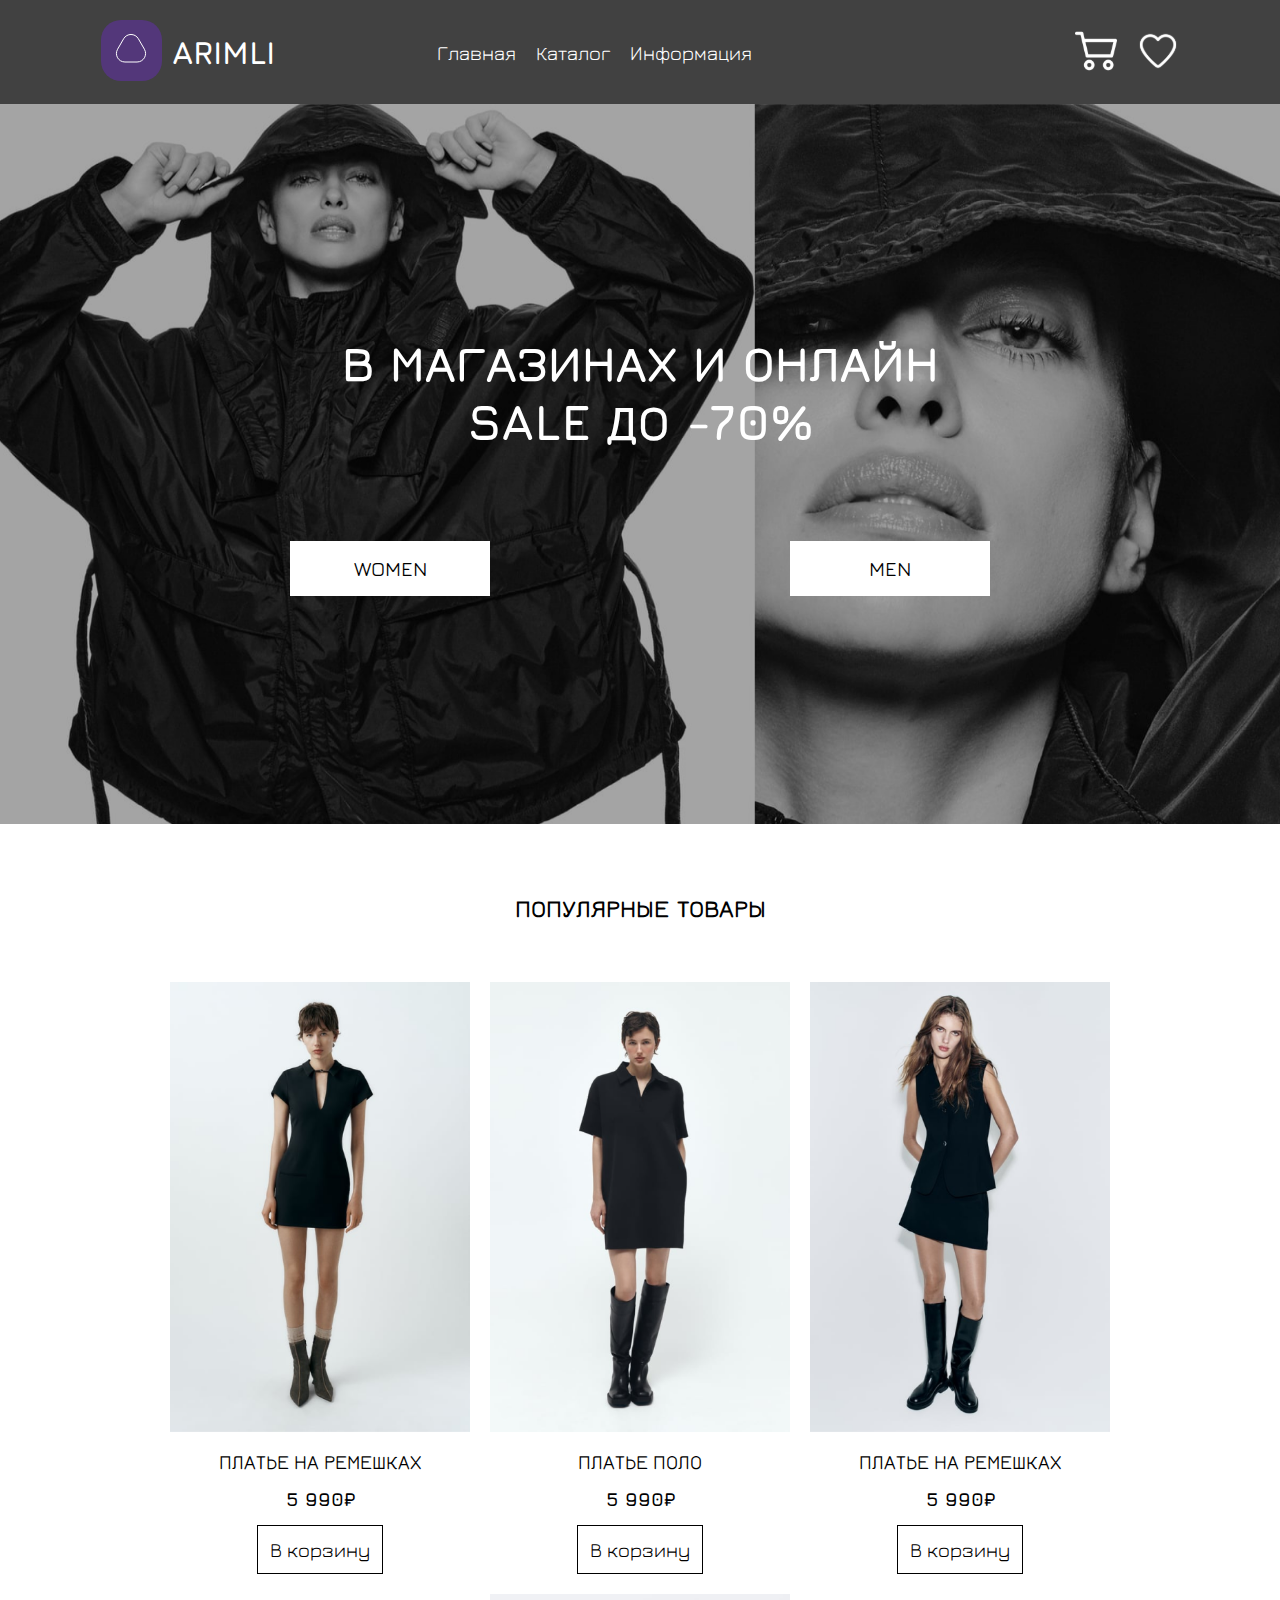
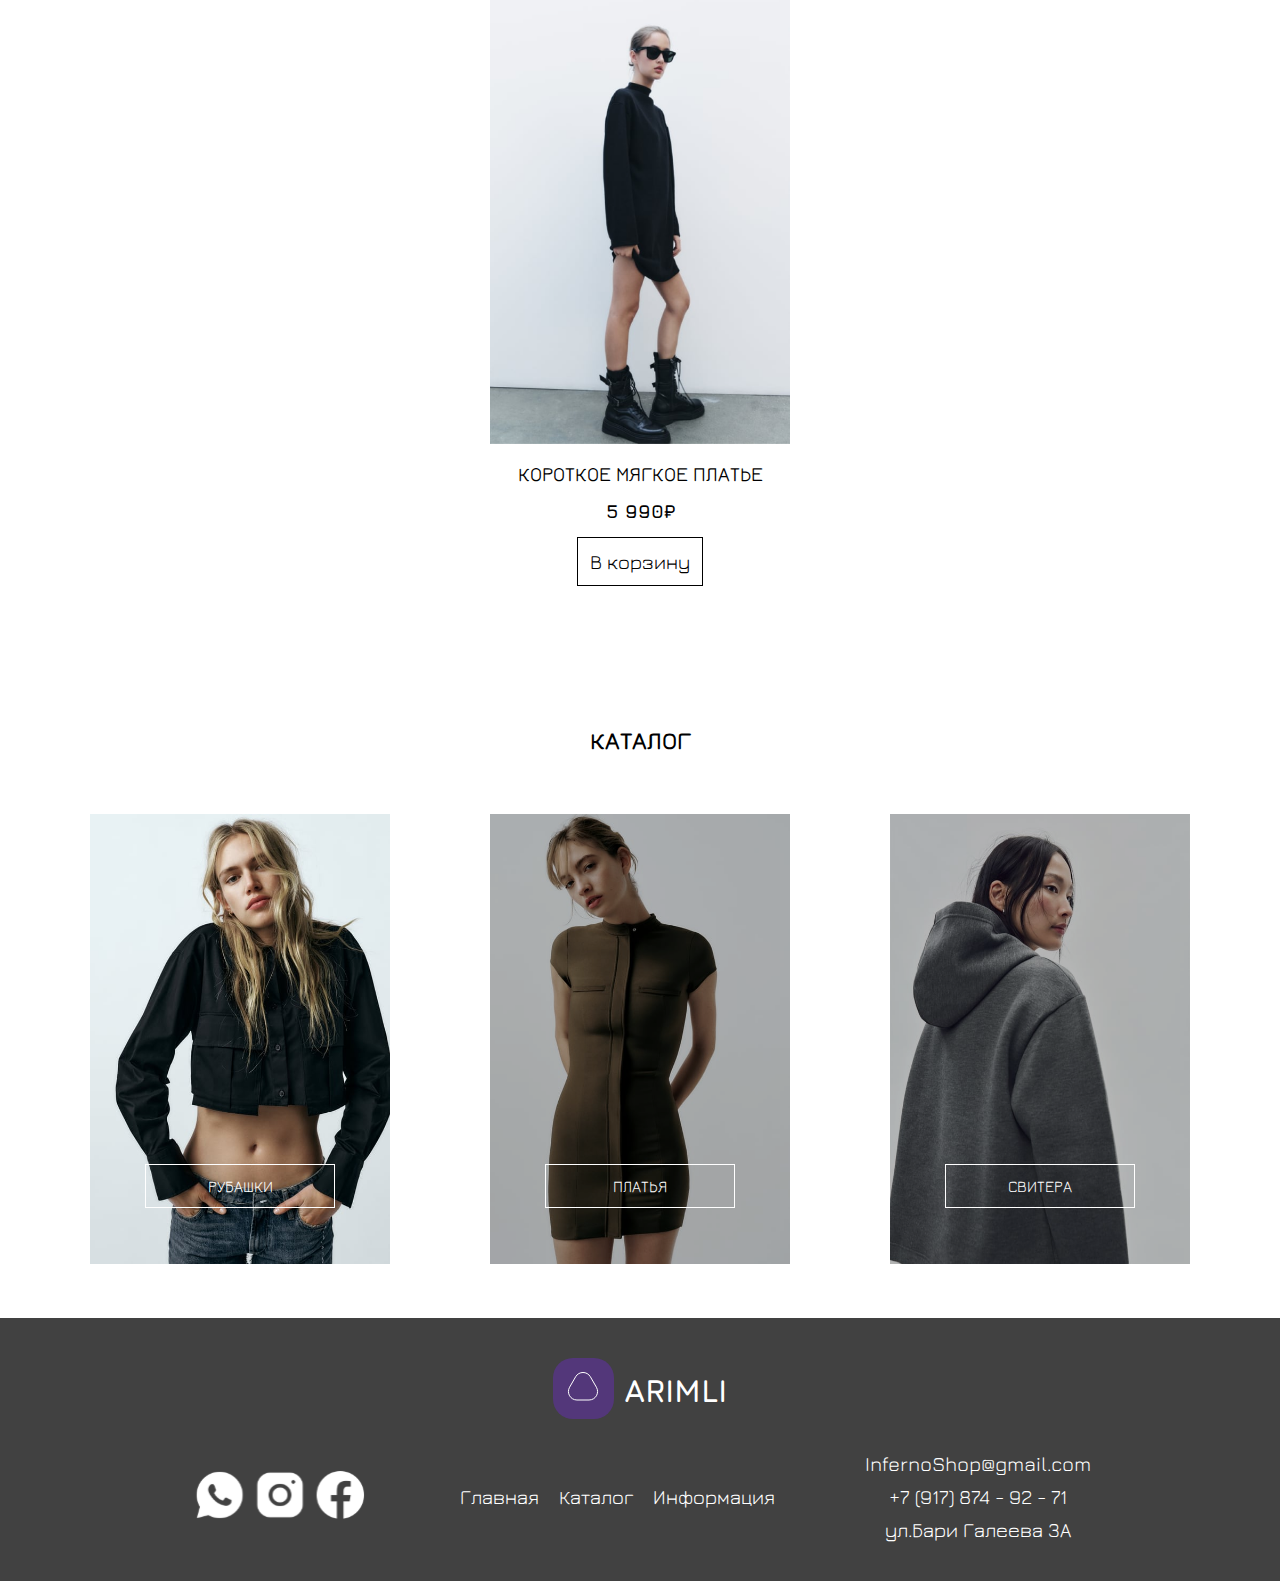
<file: index.html>
<!DOCTYPE html>
<html lang="ru">

<head>
    <meta charset="UTF-8">
    <meta http-equiv="X-UA-Compatible" content="IE=edge">
    <meta name="viewport" content="width=device-width, initial-scale=1.0">
    <link rel="preconnect" href="https://fonts.googleapis.com">
    <link rel="preconnect" href="https://fonts.gstatic.com" crossorigin>
    <link rel="stylesheet" href="https://cdnjs.cloudflare.com/ajax/libs/font-awesome/6.5.1/css/all.min.css" integrity="sha512-DTOQO9RWCH3ppGqcWaEA1BIZOC6xxalwEsw9c2QQeAIftl+Vegovlnee1c9QX4TctnWMn13TZye+giMm8e2LwA==" crossorigin="anonymous" referrerpolicy="no-referrer" />
    <link href="https://fonts.googleapis.com/css2?family=Jura:wght@300..700&display=swap" rel="stylesheet">
    <link rel="stylesheet" href="assets/css/style.css">
    <link rel="shortcut icon" href="assets/media/logo/logo.svg" type="image/x-icon">
    <title>ARIMLI</title>
</head>

<body>
    <main>
        <!-- шапка сайта -->
        <header>

            <div class="header_logo">
                <a href="index.html"><img src="assets/media/logo/logo.svg" alt=""></a>
                <a href="index.html">
                    <h1>ARIMLI</h1>
                </a>
            </div>
            <nav>
                <a href="index.html">Главная</a>
                <a href="katalog.html">Каталог</a>
                <a href="">Информация</a>
            </nav>

          <a href="">  <i class="fa-solid fa-bars" style="color: #ffffff;"></i></a>

            <div class="header_icons">

                <a href=""><img src="assets/media/icons/kor.svg" alt=""></a>
                <a href=""><img src="assets/media/icons/Favorite.svg" alt=""></a>

            </div>

        </header>

        <!-- баннер -->

        <div class="banner">

            <h1>В МАГАЗИНАХ И ОНЛАЙН<br>
                SALE ДО -70%</h1>

            <div class="banner_btn">
                <a href="katalog.html">WOMEN</a>
                <a href="katalog.html">MEN</a>
            </div>

        </div>

        <!-- блок с популярными товарами -->

        <div class="popular_tovar container">

            <h2>ПОПУЛЯРНЫЕ ТОВАРЫ</h2>

            <div class="tovar_items">

                <div class="tovar_item">

                  <a href="tovar.html"> <img src="assets/media/popular_tovar/four.png" alt=""></a>
                    <p>ПЛАТЬЕ НА РЕМЕШКАХ</p>
                    <h3 class="price">5 990₽</h3>
                    <a href="" class="kor">В корзину</a>

                </div>

                <div class="tovar_item">

                    <a href="tovar.html">   <img src="assets/media/popular_tovar/one.png" alt=""></a>
                    <p>ПЛАТЬЕ ПОЛО</p>
                    <h3 class="price">5 990₽</h3>
                    <a href="" class="kor">В корзину</a>

                </div>

                <div class="tovar_item">

                    <a href="tovar.html">  <img src="assets/media/popular_tovar/three.png" alt=""></a>
                    <p>ПЛАТЬЕ НА РЕМЕШКАХ</p>
                    <h3 class="price">5 990₽</h3>
                    <a href="" class="kor">В корзину</a>

                </div>

                <div class="tovar_item">

                    <a href="tovar.html">   <img src="assets/media/popular_tovar/two.png" alt=""></a>
                    <p>КОРОТКОЕ МЯГКОЕ ПЛАТЬЕ</p>
                    <h3 class="price">5 990₽</h3>
                    <a href="" class="kor">В корзину</a>

                </div>

            </div>

        </div>

        <!-- блок с каталогом товаров -->

        <div class="glav_katalog container">

            <h2>КАТАЛОГ</h2>

            <div class="glav_katalog_items">

                <div class="glav_katalog_item">

                    <img src="assets/media/catalog_glav/rubaska.png" alt="">

                    <a href="katalog.html">РУБАШКИ</a>

                </div>

                <div class="glav_katalog_item">

                    <img src="assets/media/catalog_glav/dress.png" alt="">

                    <a href="katalog.html">ПЛАТЬЯ</a>

                </div>

                <div class="glav_katalog_item">

                    <img src="assets/media/catalog_glav/sweater.png" alt="">

                    <a href="katalog.html">СВИТЕРА</a>

                </div>

            </div>



        </div>

        <!-- футер -->

        <footer>

            <div class="header_logo">
                <a href="index.html"><img src="assets/media/logo/logo.svg" alt=""></a>
                <a href="index.html">
                    <h1>ARIMLI</h1>
                </a>
            </div>

            <div class="footer_content">

                <div class="footer_icons">

                    <a href=""><img src="assets/media/icons/WhatsApp.svg" alt=""></a>
                    <a href=""><img src="assets/media/icons/Instagram.svg" alt=""></a>
                    <a href=""><img src="assets/media/icons/Facebook.svg" alt=""></a>

                </div>

                <nav>
                    <a href="index.html">Главная</a>
                    <a href="katalog.html">Каталог</a>
                    <a href="">Информация</a>
                </nav>

                <div class="footer_text">

                    <p>InfernoShop@gmail.com</p>
                    <p>+7 (917) 874 - 92 - 71</p>
                    <p>ул.Бари Галеева 3А</p>

                </div>

            </div>


        </footer>



    </main>
</body>

</html>
</file>
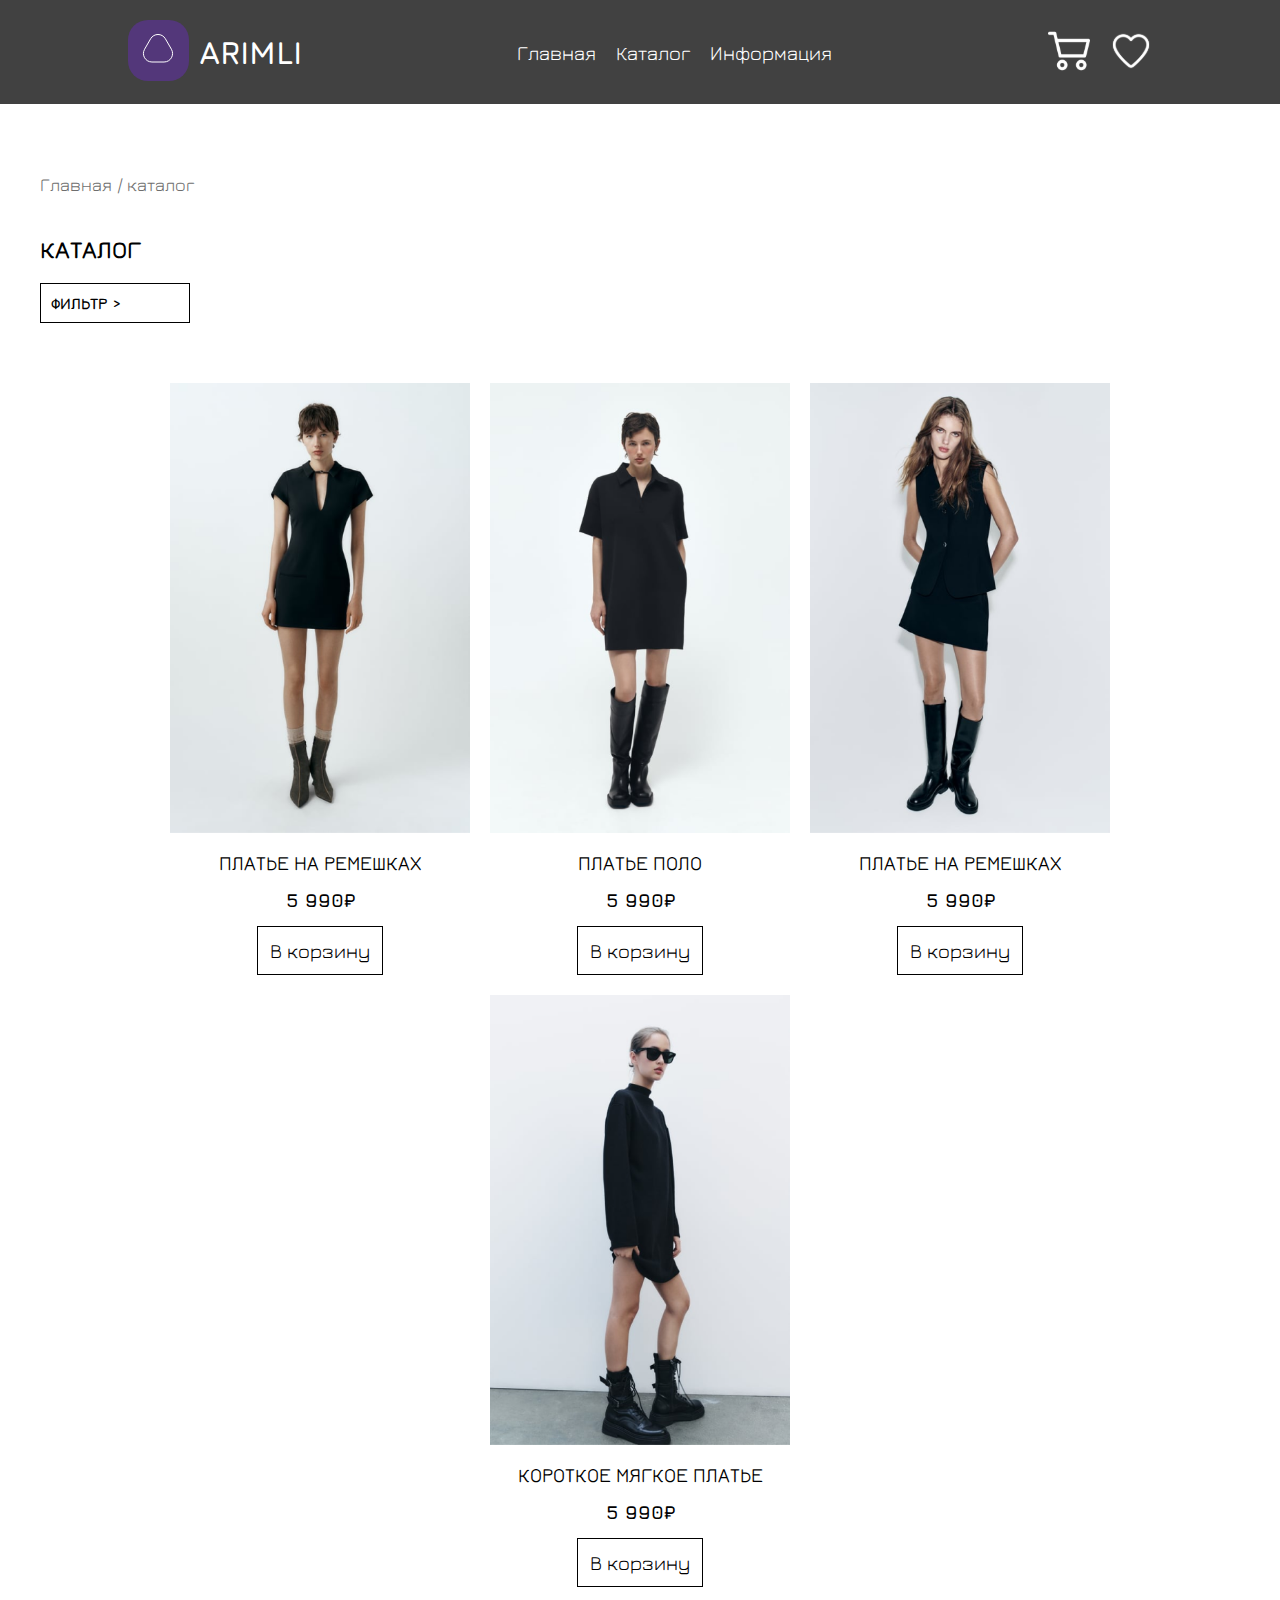
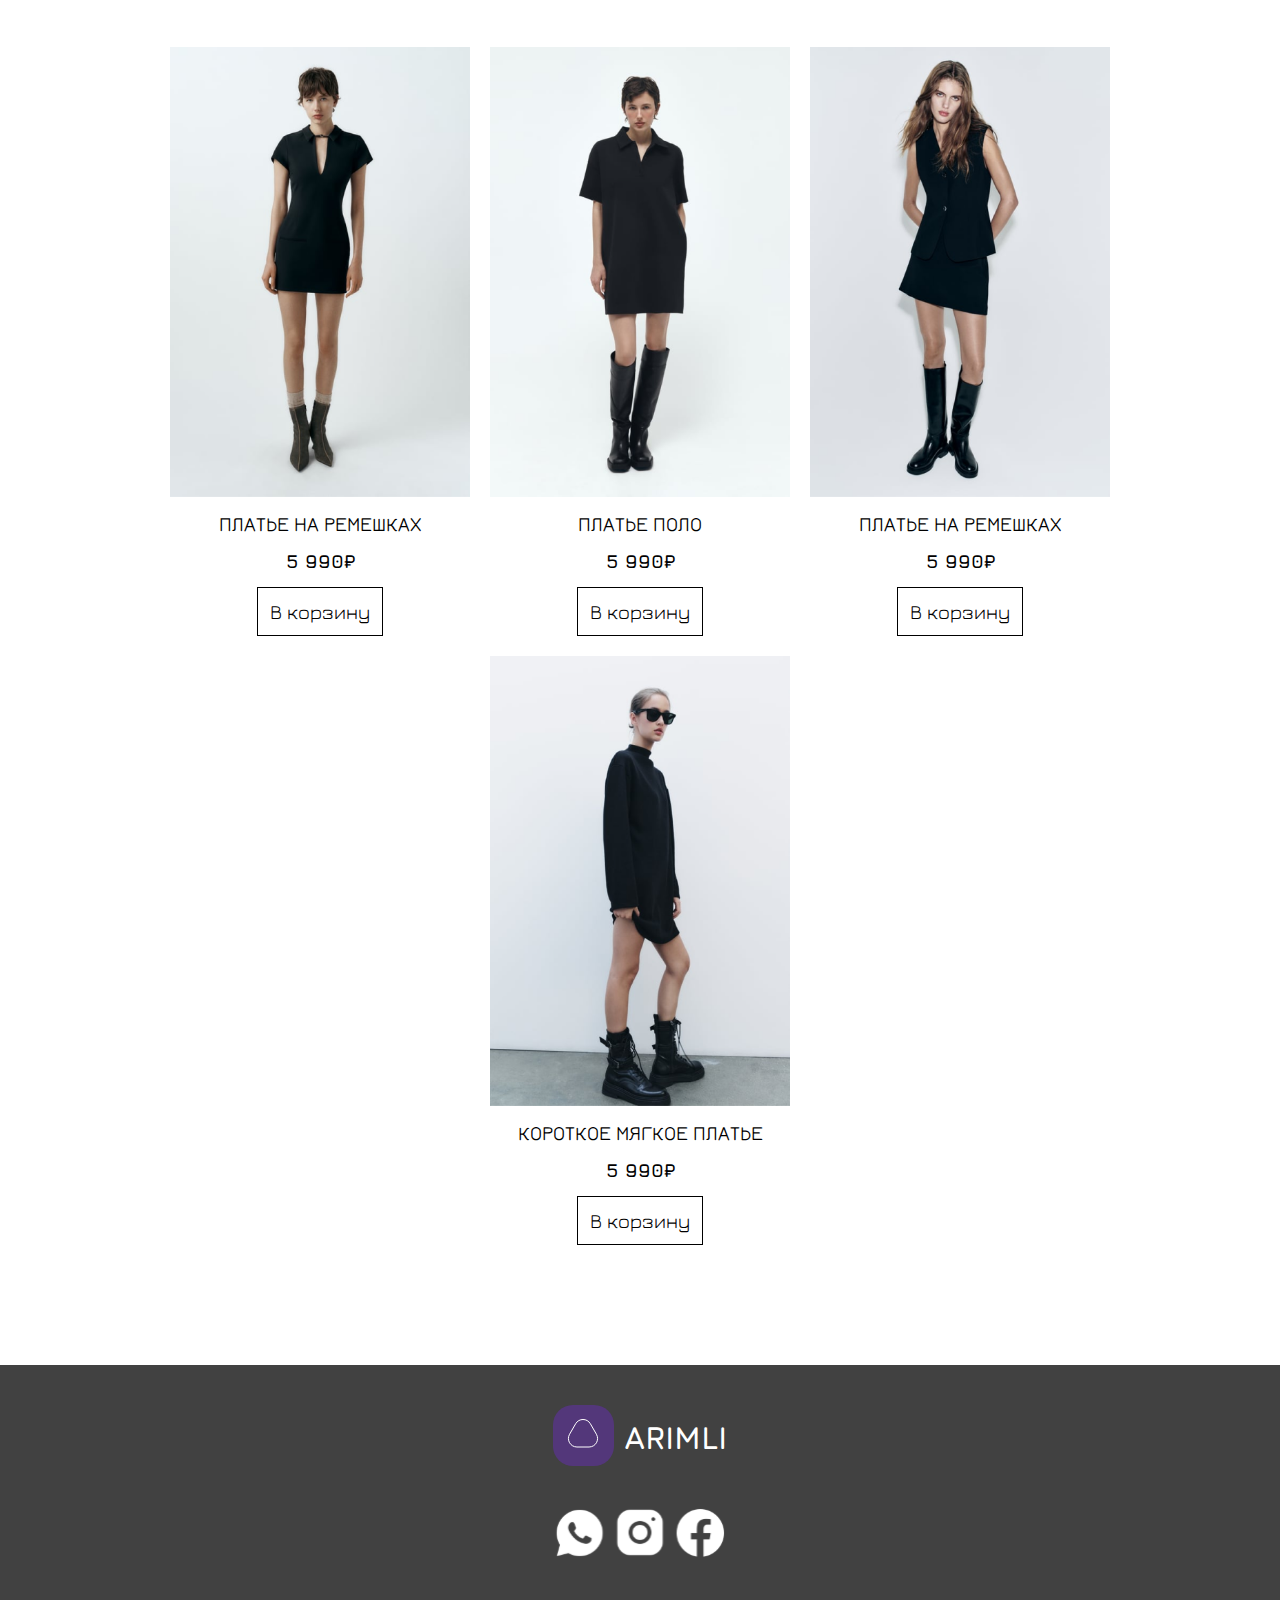
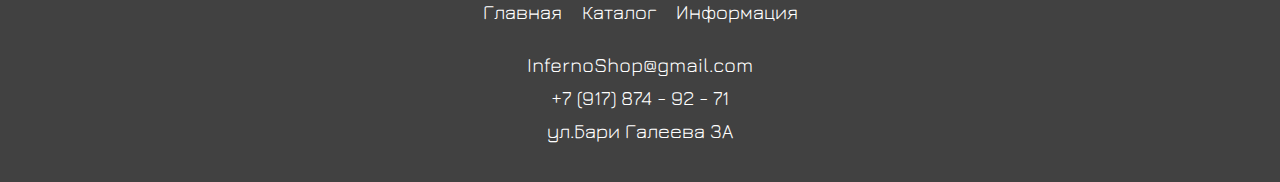
<file: katalog.html>
<!DOCTYPE html>
<html lang="ru">

<head>
    <meta charset="UTF-8">
    <meta http-equiv="X-UA-Compatible" content="IE=edge">
    <meta name="viewport" content="width=device-width, initial-scale=1.0">
    <link rel="preconnect" href="https://fonts.googleapis.com">
    <link rel="preconnect" href="https://fonts.gstatic.com" crossorigin>
    <link rel="stylesheet" href="https://cdnjs.cloudflare.com/ajax/libs/font-awesome/6.5.1/css/all.min.css" integrity="sha512-DTOQO9RWCH3ppGqcWaEA1BIZOC6xxalwEsw9c2QQeAIftl+Vegovlnee1c9QX4TctnWMn13TZye+giMm8e2LwA==" crossorigin="anonymous" referrerpolicy="no-referrer" />
    <link href="https://fonts.googleapis.com/css2?family=Jura:wght@300..700&display=swap" rel="stylesheet">
    <link rel="stylesheet" href="assets/css/katalog.css">
    <link rel="shortcut icon" href="assets/media/logo/logo.svg" type="image/x-icon">
    <title>ARIMLI</title>
</head>

<body>
    <main>
        <!-- шапка сайта -->
        <header>

            <div class="header_logo">
                <a href="index.html"><img src="assets/media/logo/logo.svg" alt=""></a>
                <a href="index.html">
                    <h1>ARIMLI</h1>
                </a>
            </div>
            <nav>
                <a href="index.html">Главная</a>
                <a href="katalog.html">Каталог</a>
                <a href="">Информация</a>
            </nav>

            <i class="fa-solid fa-bars" style="color: #ffffff;"></i>

            <div class="header_icons">

                <a href=""><img src="assets/media/icons/kor.svg" alt=""></a>
                <a href=""><img src="assets/media/icons/Favorite.svg" alt=""></a>

            </div>

        </header>

        <section>
            <div class="katalog_content container">
                <div class="hleb_sec">
                    <div class="hleb_krosh">
                        <a href="index.html">Главная /</a>
                        <a href="">каталог </a>

                    </div>

                </div>
                <a href="index.html" class="nazad">назад</a>
                <h2>КАТАЛОГ</h2>

                <h4 class="filter">
                    ФИЛЬТР >
                </h4>

                <div class="tovar_items">


                    <div class="tovar_item">

                        <a href="tovar.html"><img src="assets/media/popular_tovar/four.png" alt=""></a>
                        <p>ПЛАТЬЕ НА РЕМЕШКАХ</p>
                        <h3 class="price">5 990₽</h3>
                        <a href="" class="kor">В корзину</a>

                    </div>

                    <div class="tovar_item">

                        <a href="tovar.html"> <img src="assets/media/popular_tovar/one.png" alt=""></a>
                        <p>ПЛАТЬЕ ПОЛО</p>
                        <h3 class="price">5 990₽</h3>
                        <a href="" class="kor">В корзину</a>

                    </div>

                    <div class="tovar_item">

                        <a href="tovar.html"> <img src="assets/media/popular_tovar/three.png" alt=""></a>
                        <p>ПЛАТЬЕ НА РЕМЕШКАХ</p>
                        <h3 class="price">5 990₽</h3>
                        <a href="" class="kor">В корзину</a>

                    </div>

                    <div class="tovar_item">

                        <a href="tovar.html"> <img src="assets/media/popular_tovar/two.png" alt=""></a>
                        <p>КОРОТКОЕ МЯГКОЕ ПЛАТЬЕ</p>
                        <h3 class="price">5 990₽</h3>
                        <a href="" class="kor">В корзину</a>

                    </div>

                </div>



                <div class="tovar_items">

                    <div class="tovar_item">

                        <img src="assets/media/popular_tovar/four.png" alt="">
                        <p>ПЛАТЬЕ НА РЕМЕШКАХ</p>
                        <h3 class="price">5 990₽</h3>
                        <a href="tovar.html" class="kor">В корзину</a>

                    </div>

                    <div class="tovar_item">

                        <img src="assets/media/popular_tovar/one.png" alt="">
                        <p>ПЛАТЬЕ ПОЛО</p>
                        <h3 class="price">5 990₽</h3>
                        <a href="tovar.html" class="kor">В корзину</a>

                    </div>

                    <div class="tovar_item">

                        <img src="assets/media/popular_tovar/three.png" alt="">
                        <p>ПЛАТЬЕ НА РЕМЕШКАХ</p>
                        <h3 class="price">5 990₽</h3>
                        <a href="tovar.html" class="kor">В корзину</a>

                    </div>

                    <div class="tovar_item">

                        <img src="assets/media/popular_tovar/two.png" alt="">
                        <p>КОРОТКОЕ МЯГКОЕ ПЛАТЬЕ</p>
                        <h3 class="price">5 990₽</h3>
                        <a href="tovar.html" class="kor">В корзину</a>

                    </div>

                </div>

            </div>


        </section>


        <!-- футер -->

        <footer>

            <div class="header_logo">
                <a href="index.html"><img src="assets/media/logo/logo.svg" alt=""></a>
                <a href="index.html">
                    <h1>ARIMLI</h1>
                </a>
            </div>

            <div class="footer_content">

                <div class="footer_icons">

                    <a href=""><img src="assets/media/icons/WhatsApp.svg" alt=""></a>
                    <a href=""><img src="assets/media/icons/Instagram.svg" alt=""></a>
                    <a href=""><img src="assets/media/icons/Facebook.svg" alt=""></a>

                </div>

                <nav>
                    <a href="index.html">Главная</a>
                    <a href="katalog.html">Каталог</a>
                    <a href="">Информация</a>
                </nav>

                <div class="footer_text">

                    <p>InfernoShop@gmail.com</p>
                    <p>+7 (917) 874 - 92 - 71</p>
                    <p>ул.Бари Галеева 3А</p>

                </div>

            </div>

        

        </footer>



    </main>
</body>

</html>
</file>
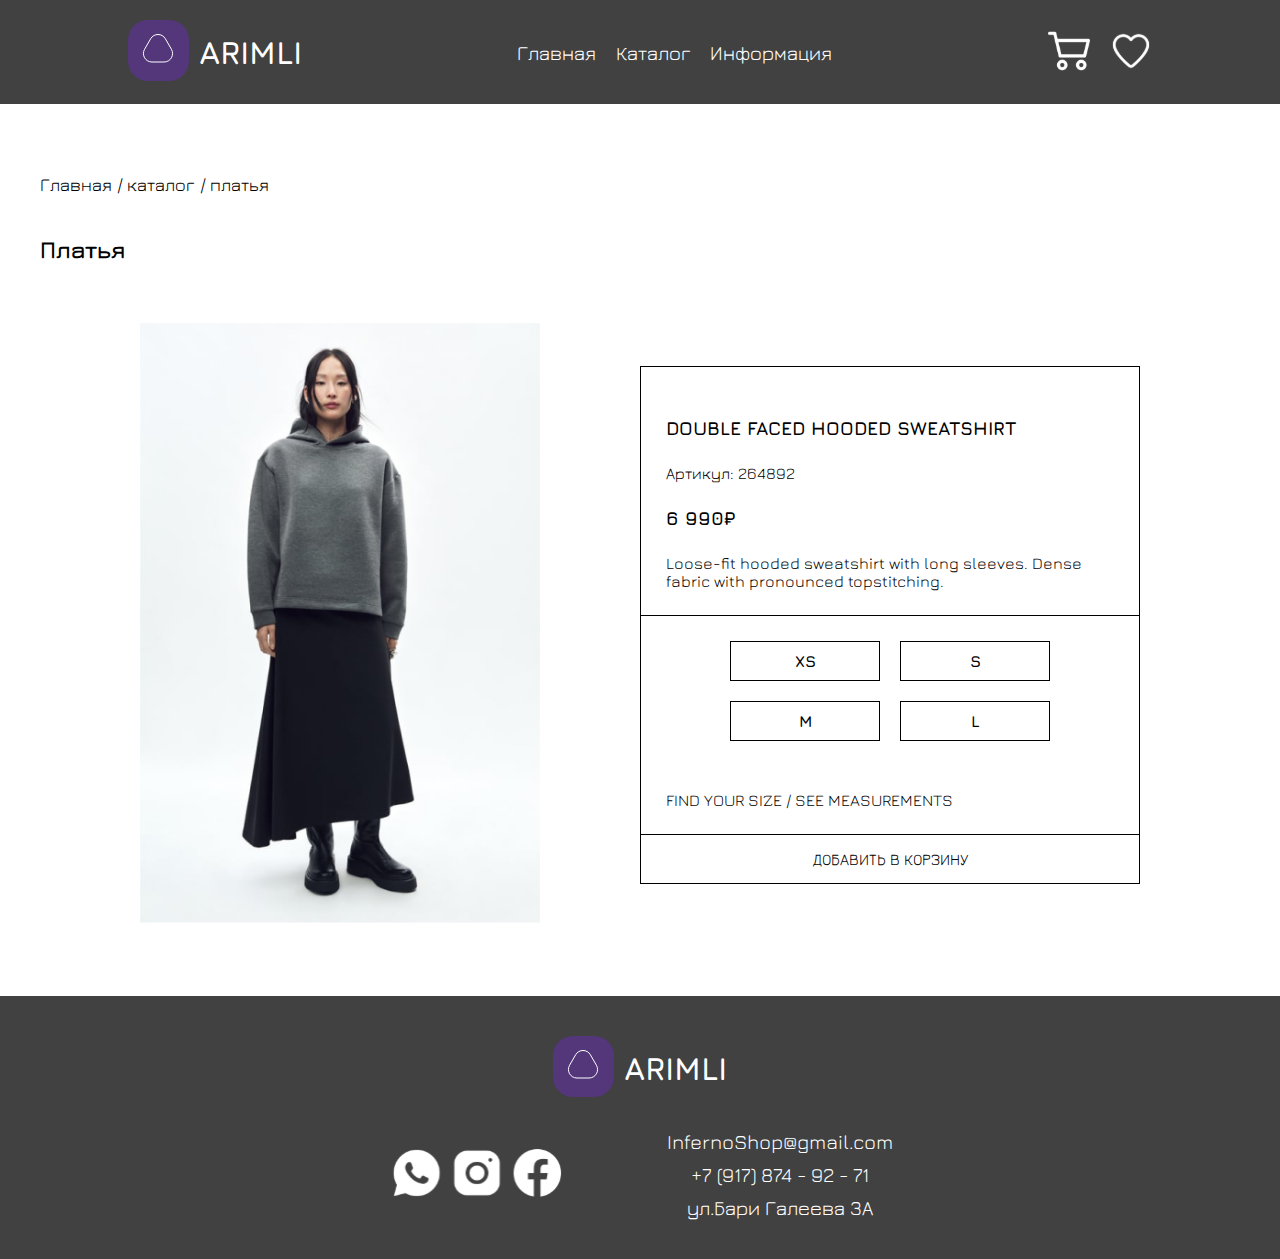
<file: tovar.html>
<!DOCTYPE html>
<html lang="ru">

<head>
    <meta charset="UTF-8">
    <meta http-equiv="X-UA-Compatible" content="IE=edge">
    <meta name="viewport" content="width=device-width, initial-scale=1.0">
    <link rel="preconnect" href="https://fonts.googleapis.com">
    <link rel="preconnect" href="https://fonts.gstatic.com" crossorigin>
    <link rel="stylesheet" href="https://cdnjs.cloudflare.com/ajax/libs/font-awesome/6.5.1/css/all.min.css" integrity="sha512-DTOQO9RWCH3ppGqcWaEA1BIZOC6xxalwEsw9c2QQeAIftl+Vegovlnee1c9QX4TctnWMn13TZye+giMm8e2LwA==" crossorigin="anonymous" referrerpolicy="no-referrer" />
    <link href="https://fonts.googleapis.com/css2?family=Jura:wght@300..700&display=swap" rel="stylesheet">
    <link rel="stylesheet" href="assets/css/tovar.css">
    <link rel="shortcut icon" href="assets/media/logo/logo.svg" type="image/x-icon">
    <title>ARIMLI</title>
</head>

<body>
    <main>
        <!-- шапка сайта -->
        <header>

            <div class="header_logo">
                <a href="index.html"><img src="assets/media/logo/logo.svg" alt=""></a>
                <a href="index.html">
                    <h1>ARIMLI</h1>
                </a>
            </div>
             <div class="menu_nav">
            <input type="checkbox" name="" id="burger">
            <label for="burger"></label>

           
            <nav>
                <a href="index.html">Главная</a>
                <a href="katalog.html">Каталог</a>
                <a href="">Информация</a>
            </nav>
        </div>

            
            <div class="header_icons">

                <a href=""><img src="assets/media/icons/kor.svg" alt=""></a>
                <a href=""><img src="assets/media/icons/Favorite.svg" alt=""></a>

            </div>

        </header>

        <!-- страница одного товара -->

        <section>

            <div class="tovar_str container">

                <div class="hleb_sec">
                    <div class="hleb_krosh">
                        <a href="index.html">Главная /</a>
                        <a href="katalog.html">каталог /</a>
                        <a href="">платья</a>
                    </div>
                </div>

                <a href="katalog.html" class="nazad">назад</a>

                <h2>Платья</h2>

                <div class="tovar_item">

                    <div class="tovar_img">

                        <img src="assets/media/tovar/tovar.png" alt="">

                    </div>

                    <div class="tovar_content">

                        <div class="tovar_text">

                            <h3>DOUBLE FACED HOODED SWEATSHIRT</h3>
                            <p>Артикул: 264892</p>
                            <h3>6 990₽</h3>
                            <p>Loose-fit hooded sweatshirt with long sleeves.
                                Dense fabric with pronounced topstitching.</p>
                        </div>

                        <div class="size_content">
                            <div class="size">
                                <h4>XS</h4>
                                <h4>S</h4>
                            </div>
                            <div class="size">
                                <h4>M</h4>
                                <h4>L</h4>
                            </div>
                        </div>

                        <p class="txt">FIND YOUR SIZE / SEE MEASUREMENTS</p>



                        <a href="">ДОБАВИТЬ В КОРЗИНУ</a>

                    </div>

                </div>

            </div>
        </section>

        <!-- футер -->

        <footer>

            <div class="header_logo">
                <a href="index.html"><img src="assets/media/logo/logo.svg" alt=""></a>
                <a href="index.html">
                    <h1>ARIMLI</h1>
                </a>
            </div>

            <div class="footer_content">

                <div class="footer_icons">

                    <a href=""><img src="assets/media/icons/WhatsApp.svg" alt=""></a>
                    <a href=""><img src="assets/media/icons/Instagram.svg" alt=""></a>
                    <a href=""><img src="assets/media/icons/Facebook.svg" alt=""></a>

                </div>

            

                <div class="footer_text">

                    <p>InfernoShop@gmail.com</p>
                    <p>+7 (917) 874 - 92 - 71</p>
                    <p>ул.Бари Галеева 3А</p>

                </div>

            </div>

        

        </footer>



    </main>
</body>

</html>
</file>
<file: assets/css/style.css>
* {
    margin: 0;
    padding: 0;
    text-decoration: none;
    list-style: none;
    box-sizing: border-box;
    font-family: "Jura", sans-serif;
    transition: .3s;
}

.container {
    max-width: 1200px;
    margin: 0 auto;
}

/* шапка сайта */

header {
    background-color: #000000be;
    display: flex;
    align-items: center;
    justify-content: space-around;
    padding: 20px;

}

.fa-solid.fa-bars {
    display: none;
    font-size: 24px;
    cursor: pointer;
}


.header_logo {
    display: flex;
    align-items: center;
    gap: 10px;
}

.header_logo h1 {
    color: white;
}

nav {
    display: flex;
    align-items: center;
    justify-content: center;
    gap: 20px;
}

nav a {
    color: white;
    font-size: 20px;
}

nav a:hover {
    color: rgb(148, 148, 148);
}

.header_icons {
    display: flex;
    align-items: center;
    gap: 20px;
}

/* баннер */

.banner {
    background-image: url(../media/banner/banner.png);
    background-size: cover;
    height: 80vh;


    display: flex;
    align-items: center;
    flex-direction: column;
    justify-content: center;
    gap: 90px;

}

.banner h1 {
    color: white;
    text-align: center;
    font-size: 50px;
}

.banner_btn {
    display: flex;
    align-items: center;
    justify-content: space-around;
    gap: 300px;

}

.banner_btn a {
    border: none;
    background-color: white;
    padding: 16px;
    color: #000000;
    width: 200px;
    text-align: center;
    font-size: 20px;
    font-weight: 500;
}

.banner_btn a:hover {
    background-color: #3d3d3d;
    color: white;
}

/* блок с популярными товарами */

.popular_tovar {
    padding: 70px 0;
}

.popular_tovar h2 {
    text-align: center;
    font-size: 24px;
}

.tovar_items {
    display: flex;
    align-items: center;
    justify-content: center;
    gap: 20px;
    padding-top: 60px;

}

.tovar_items img {
    width: 350px;
    height: 500px;
}

.tovar_items img:hover {
    box-shadow: 0px 5px 10px 0px rgba(0, 0, 0, 0.5);
}

.tovar_item {
    display: flex;
    align-items: center;
    flex-direction: column;
    gap: 15px;
}

.tovar_item p {
    font-size: 20px;
    font-weight: 500;
}

.kor {
    background-color: transparent;
    border: 1px solid #000000;
    padding: 12px;
    color: #000000;
    font-size: 20px;

}

.kor:hover {
    background-color: #3d3d3d;
    color: white;
}

/* блок с каталогом товаров */


.glav_katalog {
    padding: 70px 0;
}

.glav_katalog h2 {
    text-align: center;
    font-size: 24px;
}

.glav_katalog_items {
    display: flex;
    align-items: center;
    justify-content: center;
    gap: 20px;
    padding-top: 60px;
    padding-bottom: 40px;

}

.glav_katalog_items img {
    width: 400px;
    height: 550px;
}

.glav_katalog_item {
    display: flex;
    align-items: center;
    flex-direction: column;
}

.glav_katalog_item a {
    margin-top: -100px;
    border: 1px solid white;
    padding: 12px;
    color: white;
    width: 190px;
    text-align: center;
}

.glav_katalog_item a:hover {
    background-color: #ffffff;
    color: rgb(0, 0, 0);
}

/* футер */

footer {
    background-color: #000000be;
    padding: 40px;
    display: flex;
    align-items: center;
    flex-direction: column;

}

.footer_content {
    display: flex;
    align-items: center;
    justify-content: space-between;
    flex-direction: row;
    gap: 300px;
    padding-top: 30px;
}

.footer_icons img {
    width: 60px;
}

.footer_icons {
    display: flex;
    align-items: center;
}

.footer_text {
    color: white;
    font-size: 20px;
    display: flex;
    align-items: center;
    gap: 10px;
    flex-direction: column;

}

.footer_text p:hover {
    color: #8d8d8d;
    cursor: pointer;
}

hr {
    width: 1870px;
    margin-top: 50px;
}


@media (max-width: 500px) {

    .banner {
        height: 40vh;
    }

    .banner h1 {
        font-size: 20px;
    }

    .banner_btn {
        display: flex;
        align-items: center;
        flex-wrap: wrap;
        gap: 10px;
    }

   }

    @media (max-width: 1500px){
        .tovar_items {
            flex-wrap: wrap;
        }
    
        .tovar_items img {
            width: 300px;
            height: 450px;
        }

        .glav_katalog_items {
            flex-wrap: wrap;
            gap: 100px;
        }
        .glav_katalog_items img {
            width: 300px;
            height: 450px;
        }

        .footer_content {
            display: flex;
            align-items: center;
            justify-content: space-between;
            flex-direction: row;
            gap: 90px;
            padding-top: 30px;
        }

        


    }



@media (max-width: 900px) {
    nav a {
        display: none;
    }

    .header_logo {
        display: flex;
        align-items: center;
        gap: 5px;
    }

    .header_logo h1 {
        color: white;
        font-size: 25px;
    }

    .header_icons {
        display: none;
    }

    .fa-solid.fa-bars {
        display: block;
    }

    .banner h1 {
        font-size: 35px;
    }

    .banner_btn {
        display: flex;
        align-items: center;
        flex-wrap: wrap;
        gap: 10px;
    }

    .footer_content {
        display: flex;
        align-items: center;
        justify-content: center;
        flex-direction: column;
        gap: 30px;
        padding-top: 30px;
    }




}
</file>
<file: assets/css/katalog.css>
* {
    margin: 0;
    padding: 0;
    text-decoration: none;
    list-style: none;
    box-sizing: border-box;
    font-family: "Jura", sans-serif;
    transition: .3s;
}

.container {
    max-width: 1200px;
    margin: 0 auto;
}

/* шапка сайта */

header {
    background-color: #000000be;
    display: flex;
    align-items: center;
    justify-content: space-around;
    padding: 20px;

}

.fa-solid.fa-bars {
    display: none;
    font-size: 24px;
    cursor: pointer;
}


.header_logo {
    display: flex;
    align-items: center;
    gap: 10px;
}



.header_logo h1 {
    color: white;
}

nav {
    display: flex;
    align-items: center;
    justify-content: center;
    gap: 20px;
}

nav a {
    color: white;
    font-size: 20px;
}

nav a:hover {
    color: rgb(148, 148, 148);
}

.header_icons {
    display: flex;
    align-items: center;
    gap: 20px;
}

/* katalog */

.hleb_sec {
    padding-bottom: 40px;
}

.hleb_krosh a {
    color: #6e6e6e;
    font-size: 18px;
}

.nazad {
    display: none;
    background-color: transparent;
    border: 1px solid #000000;
    padding: 10px;
    color: #000000;
    font-size: 20px;
    width: 100px;
   margin-bottom: 30px;

}

.hleb_krosh a:hover {
    color: rgb(0, 0, 0);
}

.katalog_content {
    padding: 70px 0;
}

.filter {
    margin-top: 20px;
    border: 1px solid #000000;
    width: 150px;
    padding: 10px;
    cursor: pointer;

}

.katalog_content h2 {
    font-size: 24px;
}

.tovar_items {
    display: flex;
    align-items: center;
    justify-content: center;
    gap: 20px;
    padding-top: 60px;

}

.tovar_items img {
    width: 300px;
    height: 450px;
}

.tovar_items img:hover {
    box-shadow: 0px 5px 10px 0px rgba(0, 0, 0, 0.5);
}

.tovar_item {
    display: flex;
    align-items: center;
    flex-direction: column;
    gap: 15px;
}

.tovar_item p {
    font-size: 20px;
    font-weight: 500;
}

.kor {
    background-color: transparent;
    border: 1px solid #000000;
    padding: 12px;
    color: #000000;
    font-size: 20px;

}

.kor:hover {
    background-color: #3d3d3d;
    color: white;
}

section {
    padding-bottom: 50px;
}

/* футер */

footer {
    background-color: #000000be;
    padding: 40px;
    display: flex;
    align-items: center;
    flex-direction: column;

}

.footer_content {
    display: flex;
    align-items: center;
    justify-content: space-between;
    flex-direction: row;
    gap: 100px;
    padding-top: 30px;
}

.footer_icons img {
    width: 60px;
}

.footer_icons {
    display: flex;
    align-items: center;
}

.footer_text {
    color: white;
    font-size: 20px;
    display: flex;
    align-items: center;
    gap: 10px;
    flex-direction: column;

}

hr {
    width: 1870px;
    margin-top: 50px;
}

@media (max-width: 900px) {
    nav a {
        display: none;
    }

    .header_logo {
        display: flex;
        align-items: center;
        gap: 5px;
    }

    .header_logo h1 {
        color: white;
        font-size: 25px;
    }

    

    .header_icons {
        display: none;
    }
    
    .fa-solid.fa-bars {
        display: block;
    }

    .hleb_sec {
        display: none;
    }

    .nazad {
        display: block;
        margin-left: 40px;
    }

    .katalog_content h2 {
        margin-left: 40px;
    }

    .filter {
        margin-left: 40px;
    }

    
}


   

@media (max-width: 1400px) {
    .footer_content {
        display: flex;
        align-items: center;
        justify-content: space-between;
        flex-direction: column;
        gap: 30px;
        padding-top: 30px;
    } .tovar_items {
            flex-wrap: wrap;
        }

        .tovar_items img {
            width: 300px;
            height: 450px;
        }
}
</file>
<file: assets/css/tovar.css>
* {
    margin: 0;
    padding: 0;
    text-decoration: none;
    list-style: none;
    box-sizing: border-box;
    font-family: "Jura", sans-serif;
    transition: .3s;
}

.container {
    max-width: 1200px;
    margin: 0 auto;
}

/* шапка сайта */

header {
    background-color: #000000be;
    display: flex;
    align-items: center;
    justify-content: space-around;
    padding: 20px;

}

.fa-solid.fa-bars {
    display: none;
    font-size: 24px;
    cursor: pointer;
}


.header_logo {
    display: flex;
    align-items: center;
    gap: 10px;
}

.header_logo h1 {
    color: white;
}



nav {
    display: flex;
    align-items: center;
    justify-content: center;
    gap: 20px;
}

nav a {
    color: white;
    font-size: 20px;
}

nav a:hover {
    color: rgb(148, 148, 148);
}

.nazad {
    display: none;
    background-color: transparent;
    border: 1px solid #000000;
    padding: 10px;
    color: #000000;
    font-size: 20px;
    width: 100px;
   margin-bottom: 30px;

}

.header_icons {
    display: flex;
    align-items: center;
    gap: 20px;
}

/* страница одного товара */

.hleb_sec {
    padding-bottom: 40px;
}

.hleb_krosh a {
    color: #000000;
    font-size: 18px;
}

.tovar_str {
    padding: 70px 0;
    margin: 0 auto;
}

.tovar_str h2 {
    font-size: 24px;
    padding-bottom: 60px;
}

.tovar_item {
    display: flex;
    align-items: center;
    justify-content: center;
    gap: 100px;
}

.tovar_content {
    width: 500px;
    border: 1px solid #000000;
    padding-top: 25px;

}

.tovar_text {
    border-bottom: 1px solid #000000;
    padding: 25px;
    display: flex;
    flex-direction: column;
    gap: 25px;
}

.size_content {
    padding: 25px;
    display: flex;
    align-items: center;
    justify-content: center;
    gap: 20px;
    flex-direction: column;
}


.size_content h4 {
    border: 1px solid #000000;
    padding: 10px;
    width: 150px;
    text-align: center;
    cursor: pointer;

}

.size_content h4:hover {
    box-shadow: 0px 5px 10px 0px rgba(0, 0, 0, 0.5);
}

.size {
    display: flex;
    align-items: center;
    justify-content: center;
    gap: 20px;
}

.txt {
    padding: 25px;
    cursor: pointer;
    
}

.tovar_img img {
    width: 400px;
    height: 600px;
}

.txt p {
    color: rgb(22, 22, 22);
  
}

.tovar_img img:hover {
    box-shadow: 0px 5px 10px 0px rgba(0, 0, 0, 0.5);
    cursor: pointer;
}

.tovar_content a {
    border-top: 1px solid #000000;
    display: flex;
    align-items: center;
    justify-content: center;
    text-align: center;
    padding: 15px;
    color: #000000;
}

.tovar_content a:hover {
    box-shadow: 0px 5px 10px 0px rgba(0, 0, 0, 0.5);
}






/* футер */

footer {
    background-color: #000000be;
    padding: 40px;
    display: flex;
    align-items: center;
    flex-direction: column;

}

.footer_content {
    display: flex;
    align-items: center;
    justify-content: space-between;
    flex-direction: row;
    gap: 100px;
    padding-top: 30px;
}

.footer_icons img {
    width: 60px;
}

.footer_icons {
    display: flex;
    align-items: center;
}

.footer_text {
    color: white;
    font-size: 20px;
    display: flex;
    align-items: center;
    gap: 10px;
    flex-direction: column;

}

hr {
    width: 1870px;
    margin-top: 50px;
}

#burger, [for=burger] {
    display: none;
}

@media (max-width: 900px) {

    [for=burger]{
        display: block;
        position: fixed;
        top: 20px;
        width: 20px;
        right: 20px;
    }

    [for=burger]::before {
        content: '≡';
    }

  

    nav {
        display: none;
        position: fixed;
        top: 0;
        left: 0;
        width: 80%;
        background: rgba(0, 0, 0, 0.423);
        margin-top: 50px;
        
        flex-direction: column;
        gap: 20px;
        align-items: center;
        padding: 20px;
    }
        

    #burger:checked + label + nav{
        display: block;
        animation: show 0.5s;
    }

    #burger:checked + [for=burger]::before{
        content: '⊗';
    }

    @keyframes show {
        0%{
            opacity: 0;
        }
        
        100% {
            opacity: 1;
        }
        
    }
    


    .header_logo {
        display: flex;
        align-items: center;
        gap: 5px;
    }

    .header_logo h1 {
        color: white;
        font-size: 25px;
    }

    .header_icons {
        display: none;
    }

    .nazad {
        display: block;
        margin-left: 40px;
    }

    .hleb_sec {
        display: none;
    }

    .tovar_str h2 {
        margin-left: 40px;
    }


    .tovar_content {
        width: 400px;
    }

    .footer_content {
        display: flex;
        align-items: center;
        justify-content: center;
        flex-direction: column;
        gap: 30px;
        padding-top: 30px;
    }


}

@media (max-width:1038px) {
.tovar_item {
    flex-wrap: wrap;
}

.footer_content {
    display: flex;
    align-items: center;
    justify-content: center;
    flex-direction: column;
    gap: 30px;
    padding-top: 30px;
}
}

@media (max-width:500px) {
    
.tovar_item img {
    width: 300px;
    height: 400px;
}

.tovar_content {
    width: 300px;
}

.size_content h4 {
    width: 90px;
}


    }
</file>
